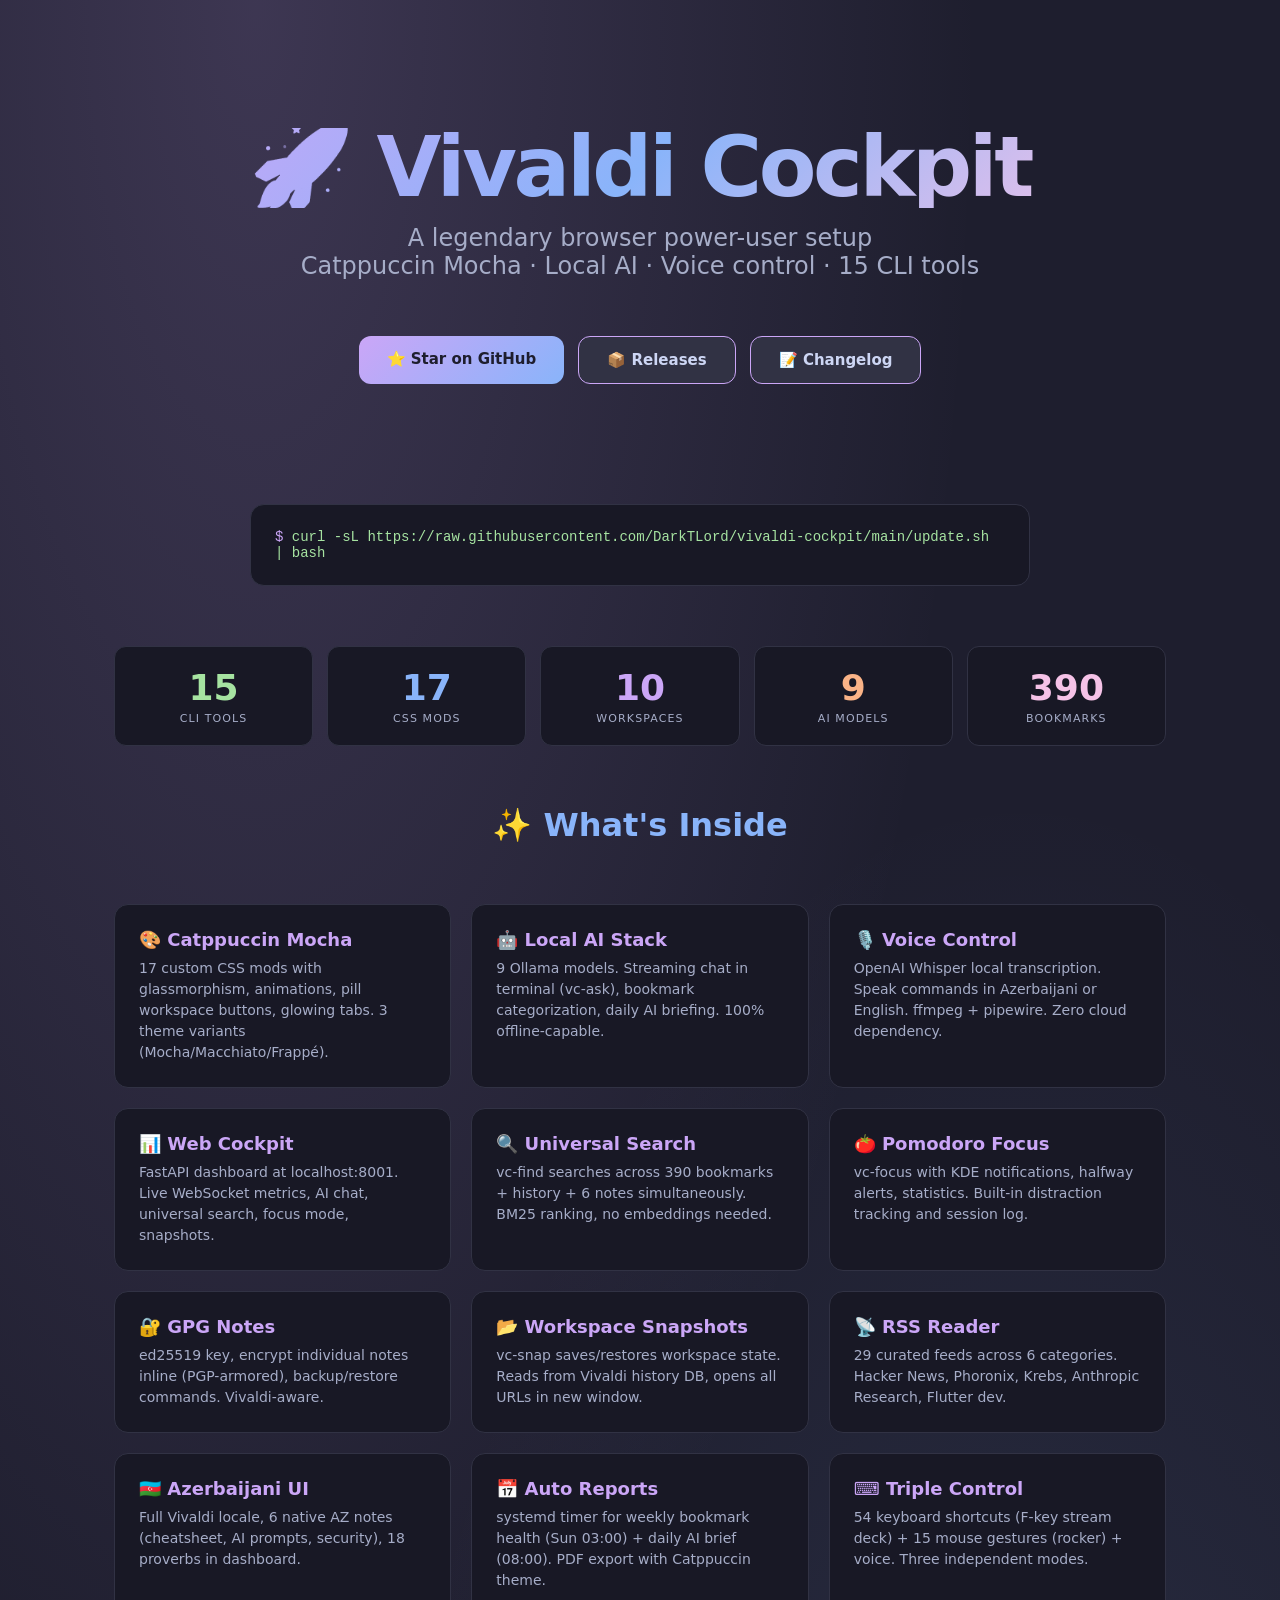
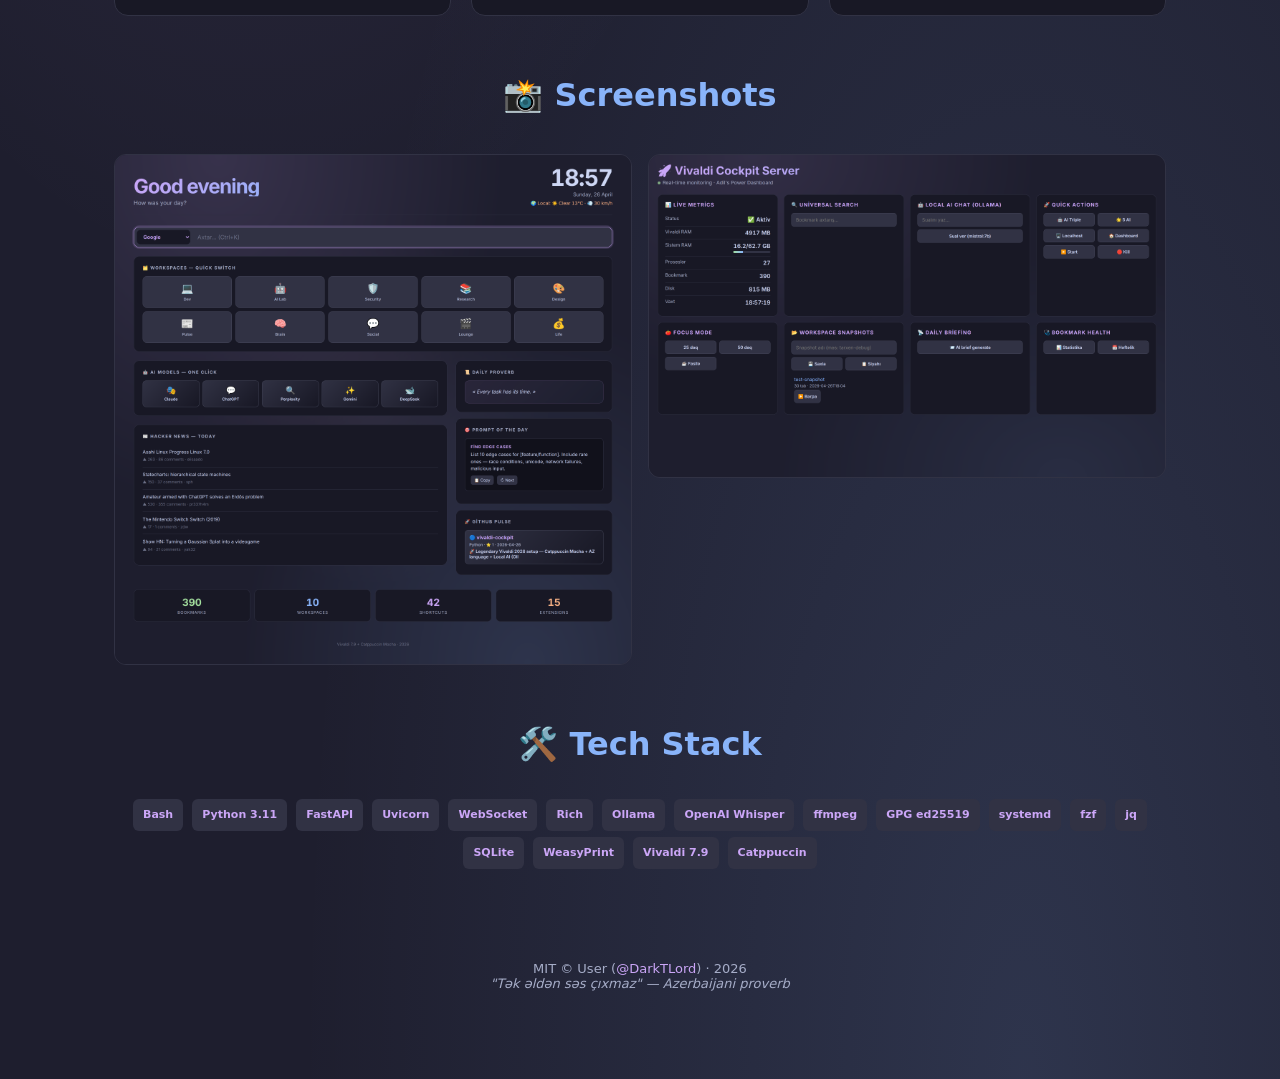
<file: docs/index.html>
<!DOCTYPE html>
<html lang="en"><head>
<meta charset="UTF-8"><meta name="viewport" content="width=device-width,initial-scale=1">
<title>Vivaldi Cockpit · User's Legendary 2026 Setup</title>
<meta name="description" content="Catppuccin Mocha + Local AI + Voice control + 15 CLI tools. Open-source Vivaldi power-user setup.">
<style>
:root{--base:#1e1e2e;--mantle:#181825;--surface0:#313244;--text:#cdd6f4;--subtext:#a6adc8;--mauve:#cba6f7;--blue:#89b4fa;--green:#a6e3a1;--peach:#fab387;--pink:#f5c2e7}
*{margin:0;padding:0;box-sizing:border-box;font-family:'Inter',system-ui,sans-serif}
body{background:var(--base);color:var(--text);min-height:100vh;background-image:radial-gradient(at 20% 0%,rgba(203,166,247,.18) 0,transparent 50%),radial-gradient(at 80% 100%,rgba(137,180,250,.15) 0,transparent 50%)}
.container{max-width:1100px;margin:0 auto;padding:48px 24px}
.hero{text-align:center;padding:80px 0 60px}
.hero h1{font-size:84px;font-weight:900;letter-spacing:-.04em;background:linear-gradient(135deg,#cba6f7,#89b4fa,#f5c2e7);-webkit-background-clip:text;background-clip:text;-webkit-text-fill-color:transparent;margin-bottom:16px;line-height:.95}
.hero .tagline{font-size:24px;color:var(--subtext);margin-bottom:32px;max-width:700px;margin-left:auto;margin-right:auto}
.cta{display:inline-flex;gap:14px;flex-wrap:wrap;justify-content:center;margin-top:24px}
.btn{padding:14px 28px;border-radius:12px;font-weight:700;text-decoration:none;transition:all .2s;font-size:15px}
.btn-primary{background:linear-gradient(135deg,var(--mauve),var(--blue));color:var(--base)}
.btn-primary:hover{transform:translateY(-2px);box-shadow:0 12px 24px rgba(203,166,247,.4)}
.btn-secondary{background:var(--surface0);color:var(--text);border:1px solid var(--mauve)}
.btn-secondary:hover{background:var(--mauve);color:var(--base)}
.install{background:var(--mantle);border:1px solid var(--surface0);border-radius:14px;padding:24px;margin:60px auto;max-width:780px;font-family:'JetBrains Mono','Fira Code',monospace;font-size:14px;color:var(--green);position:relative}
.install::before{content:'$ ';color:var(--mauve)}
.install-copy{position:absolute;top:14px;right:14px;background:var(--surface0);color:var(--text);border:none;border-radius:8px;padding:6px 12px;cursor:pointer;font-size:12px}
.features{display:grid;grid-template-columns:repeat(auto-fit,minmax(260px,1fr));gap:20px;margin:60px 0}
.feature{background:var(--mantle);border:1px solid var(--surface0);border-radius:14px;padding:24px;transition:all .2s}
.feature:hover{transform:translateY(-4px);border-color:var(--mauve)}
.feature h3{font-size:18px;color:var(--mauve);margin-bottom:8px;display:flex;align-items:center;gap:8px}
.feature p{color:var(--subtext);font-size:14px;line-height:1.5}
h2{font-size:32px;text-align:center;margin:60px 0 32px;color:var(--blue)}
.stats{display:grid;grid-template-columns:repeat(auto-fit,minmax(140px,1fr));gap:14px;margin:40px 0}
.stat{background:var(--mantle);border:1px solid var(--surface0);border-radius:12px;padding:20px;text-align:center}
.stat .num{font-size:36px;font-weight:800;color:var(--green);font-variant-numeric:tabular-nums}
.stat .lbl{font-size:11px;color:var(--subtext);text-transform:uppercase;letter-spacing:.1em;margin-top:4px}
.stat:nth-child(2) .num{color:var(--blue)}
.stat:nth-child(3) .num{color:var(--mauve)}
.stat:nth-child(4) .num{color:var(--peach)}
.stat:nth-child(5) .num{color:var(--pink)}
.screenshots{display:grid;grid-template-columns:repeat(auto-fit,minmax(300px,1fr));gap:16px;margin:40px 0}
.screenshots img{width:100%;border-radius:12px;border:1px solid var(--surface0);transition:all .2s}
.screenshots img:hover{transform:scale(1.02);border-color:var(--mauve)}
.footer{text-align:center;padding:60px 0 40px;color:var(--subtext);font-size:13px}
.footer a{color:var(--mauve);text-decoration:none}
.tag{display:inline-block;background:var(--surface0);color:var(--mauve);padding:4px 10px;border-radius:6px;font-size:11px;margin:2px;font-weight:600}
@media(max-width:768px){.hero h1{font-size:48px}.hero .tagline{font-size:18px}}
</style>
</head><body>
<div class="container">

<div class="hero">
<h1>🚀 Vivaldi Cockpit</h1>
<div class="tagline">A legendary browser power-user setup<br>Catppuccin Mocha · Local AI · Voice control · 15 CLI tools</div>
<div class="cta">
<a class="btn btn-primary" href="https://github.com/DarkTLord/vivaldi-cockpit">⭐ Star on GitHub</a>
<a class="btn btn-secondary" href="https://github.com/DarkTLord/vivaldi-cockpit/releases">📦 Releases</a>
<a class="btn btn-secondary" href="https://github.com/DarkTLord/vivaldi-cockpit/blob/main/CHANGELOG.md">📝 Changelog</a>
</div>
</div>

<div class="install">
curl -sL https://raw.githubusercontent.com/DarkTLord/vivaldi-cockpit/main/update.sh | bash
</div>

<div class="stats">
<div class="stat"><div class="num">15</div><div class="lbl">CLI Tools</div></div>
<div class="stat"><div class="num">17</div><div class="lbl">CSS Mods</div></div>
<div class="stat"><div class="num">10</div><div class="lbl">Workspaces</div></div>
<div class="stat"><div class="num">9</div><div class="lbl">AI Models</div></div>
<div class="stat"><div class="num">390</div><div class="lbl">Bookmarks</div></div>
</div>

<h2>✨ What's Inside</h2>
<div class="features">
<div class="feature"><h3>🎨 Catppuccin Mocha</h3><p>17 custom CSS mods with glassmorphism, animations, pill workspace buttons, glowing tabs. 3 theme variants (Mocha/Macchiato/Frappé).</p></div>
<div class="feature"><h3>🤖 Local AI Stack</h3><p>9 Ollama models. Streaming chat in terminal (vc-ask), bookmark categorization, daily AI briefing. 100% offline-capable.</p></div>
<div class="feature"><h3>🎙️ Voice Control</h3><p>OpenAI Whisper local transcription. Speak commands in Azerbaijani or English. ffmpeg + pipewire. Zero cloud dependency.</p></div>
<div class="feature"><h3>📊 Web Cockpit</h3><p>FastAPI dashboard at localhost:8001. Live WebSocket metrics, AI chat, universal search, focus mode, snapshots.</p></div>
<div class="feature"><h3>🔍 Universal Search</h3><p>vc-find searches across 390 bookmarks + history + 6 notes simultaneously. BM25 ranking, no embeddings needed.</p></div>
<div class="feature"><h3>🍅 Pomodoro Focus</h3><p>vc-focus with KDE notifications, halfway alerts, statistics. Built-in distraction tracking and session log.</p></div>
<div class="feature"><h3>🔐 GPG Notes</h3><p>ed25519 key, encrypt individual notes inline (PGP-armored), backup/restore commands. Vivaldi-aware.</p></div>
<div class="feature"><h3>📂 Workspace Snapshots</h3><p>vc-snap saves/restores workspace state. Reads from Vivaldi history DB, opens all URLs in new window.</p></div>
<div class="feature"><h3>📡 RSS Reader</h3><p>29 curated feeds across 6 categories. Hacker News, Phoronix, Krebs, Anthropic Research, Flutter dev.</p></div>
<div class="feature"><h3>🇦🇿 Azerbaijani UI</h3><p>Full Vivaldi locale, 6 native AZ notes (cheatsheet, AI prompts, security), 18 proverbs in dashboard.</p></div>
<div class="feature"><h3>📅 Auto Reports</h3><p>systemd timer for weekly bookmark health (Sun 03:00) + daily AI brief (08:00). PDF export with Catppuccin theme.</p></div>
<div class="feature"><h3>⌨️ Triple Control</h3><p>54 keyboard shortcuts (F-key stream deck) + 15 mouse gestures (rocker) + voice. Three independent modes.</p></div>
</div>

<h2>📸 Screenshots</h2>
<div class="screenshots">
<img src="screenshots/01-dashboard.png" alt="Custom Dashboard">
<img src="screenshots/02-cockpit.png" alt="Cockpit Server">
</div>

<h2>🛠️ Tech Stack</h2>
<div style="text-align:center;line-height:2.2;margin:30px 0">
<span class="tag">Bash</span>
<span class="tag">Python 3.11</span>
<span class="tag">FastAPI</span>
<span class="tag">Uvicorn</span>
<span class="tag">WebSocket</span>
<span class="tag">Rich</span>
<span class="tag">Ollama</span>
<span class="tag">OpenAI Whisper</span>
<span class="tag">ffmpeg</span>
<span class="tag">GPG ed25519</span>
<span class="tag">systemd</span>
<span class="tag">fzf</span>
<span class="tag">jq</span>
<span class="tag">SQLite</span>
<span class="tag">WeasyPrint</span>
<span class="tag">Vivaldi 7.9</span>
<span class="tag">Catppuccin</span>
</div>

<div class="footer">
MIT © User (<a href="https://github.com/DarkTLord">@DarkTLord</a>) · 2026<br>
<em>"Tək əldən səs çıxmaz" — Azerbaijani proverb</em>
</div>

</div>
</body></html>
</file>
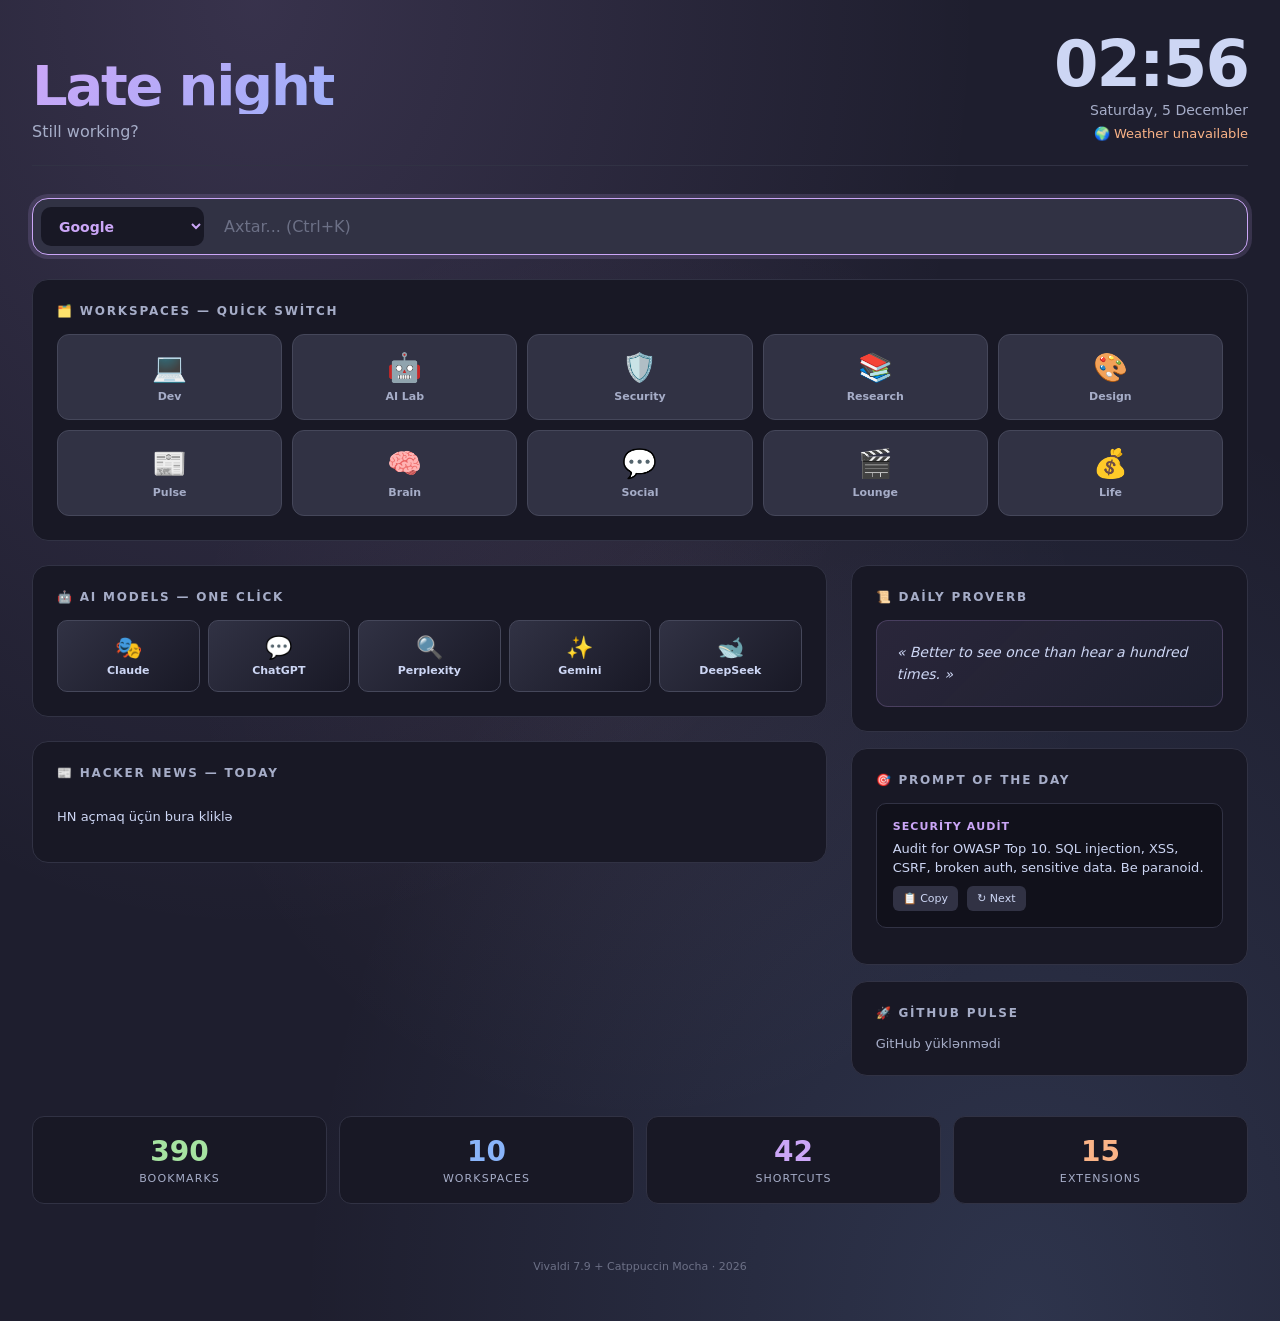
<file: vivaldi/dashboard/index.html>
<!DOCTYPE html>
<html lang="az">
<head>
<meta charset="UTF-8">
<meta name="viewport" content="width=device-width, initial-scale=1">
<title>My Cockpit</title>
<style>
:root{--base:#1e1e2e;--mantle:#181825;--crust:#11111b;--surface0:#313244;--surface1:#45475a;--surface2:#585b70;--text:#cdd6f4;--subtext:#a6adc8;--overlay:#6c7086;--pink:#f5c2e7;--mauve:#cba6f7;--red:#f38ba8;--peach:#fab387;--yellow:#f9e2af;--green:#a6e3a1;--teal:#94e2d5;--sky:#89dceb;--sapphire:#74c7ec;--blue:#89b4fa;--lavender:#b4befe}
*{margin:0;padding:0;box-sizing:border-box;font-family:'Inter','SF Pro Display',system-ui,sans-serif}
body{background:var(--base);color:var(--text);min-height:100vh;overflow-x:hidden;background-image:radial-gradient(at 20% 0%,rgba(203,166,247,.15) 0,transparent 50%),radial-gradient(at 80% 100%,rgba(137,180,250,.15) 0,transparent 50%),radial-gradient(at 50% 50%,rgba(245,194,231,.06) 0,transparent 50%)}
.container{max-width:1400px;margin:0 auto;padding:32px}
.hero{display:grid;grid-template-columns:1fr auto;gap:32px;align-items:end;margin-bottom:32px;padding-bottom:24px;border-bottom:1px solid var(--surface0)}
.greeting h1{font-size:56px;font-weight:800;letter-spacing:-.04em;line-height:1;background:linear-gradient(135deg,var(--mauve),var(--blue),var(--lavender));-webkit-background-clip:text;background-clip:text;-webkit-text-fill-color:transparent;margin-bottom:8px}
.greeting p{color:var(--subtext);font-size:16px}
.clock{text-align:right;font-variant-numeric:tabular-nums}
.clock .time{font-size:64px;font-weight:700;color:var(--text);letter-spacing:-.03em;line-height:1}
.clock .date{color:var(--subtext);margin-top:6px;font-size:14px}
.clock .weather{margin-top:8px;color:var(--peach);font-size:13px}
.search-bar{margin:24px 0;display:flex;gap:12px;background:var(--surface0);padding:8px;border-radius:16px;border:1px solid var(--surface1);transition:border .2s,box-shadow .2s}
.search-bar:focus-within{border-color:var(--mauve);box-shadow:0 0 0 4px rgba(203,166,247,.15)}
.search-bar select{background:var(--mantle);color:var(--mauve);border:none;border-radius:10px;padding:10px 14px;font-size:14px;font-weight:600;cursor:pointer;outline:none}
.search-bar input{flex:1;background:transparent;border:none;color:var(--text);font-size:16px;padding:10px 8px;outline:none}
.search-bar input::placeholder{color:var(--overlay)}
.grid{display:grid;grid-template-columns:2fr 1fr;gap:24px}
.section{background:var(--mantle);border:1px solid var(--surface0);border-radius:16px;padding:24px}
.section h2{font-size:12px;text-transform:uppercase;letter-spacing:.15em;color:var(--subtext);margin-bottom:16px;font-weight:700}
.workspaces{display:grid;grid-template-columns:repeat(5,1fr);gap:10px}
.ws-card{background:var(--surface0);border:1px solid var(--surface1);border-radius:12px;padding:16px 12px;text-align:center;cursor:pointer;text-decoration:none;color:var(--text);transition:all .2s;display:flex;flex-direction:column;align-items:center;gap:6px}
.ws-card:hover{background:var(--surface1);border-color:var(--mauve);transform:translateY(-2px);box-shadow:0 8px 16px rgba(0,0,0,.2)}
.ws-card .emoji{font-size:28px}
.ws-card .name{font-size:11px;color:var(--subtext);font-weight:600}
.ai-grid{display:grid;grid-template-columns:repeat(5,1fr);gap:8px}
.ai-btn{background:linear-gradient(135deg,var(--surface0),var(--mantle));border:1px solid var(--surface1);border-radius:10px;padding:14px 8px;text-align:center;text-decoration:none;color:var(--text);font-size:11px;font-weight:600;cursor:pointer;transition:all .2s;display:block}
.ai-btn:hover{transform:translateY(-2px);border-color:var(--blue)}
.ai-btn .icon{font-size:22px;display:block;margin-bottom:4px}
.widget{margin-bottom:16px}
.proverb{background:linear-gradient(135deg,rgba(203,166,247,.1),rgba(137,180,250,.05));border:1px solid rgba(203,166,247,.2);padding:20px;border-radius:12px;font-style:italic;color:var(--text);font-size:14px;line-height:1.6}
.prompt-card{background:var(--crust);padding:16px;border-radius:10px;border:1px solid var(--surface0);margin-bottom:12px}
.prompt-card .label{font-size:11px;color:var(--mauve);text-transform:uppercase;letter-spacing:.1em;font-weight:700;margin-bottom:6px}
.prompt-card .text{color:var(--text);font-size:13px;line-height:1.5}
.prompt-card button{background:var(--surface0);color:var(--text);border:none;padding:6px 10px;border-radius:6px;font-size:11px;margin:8px 4px 0 0;cursor:pointer;transition:background .2s}
.prompt-card button:hover{background:var(--mauve);color:var(--base)}
.hn-list{list-style:none}
.hn-item{padding:12px 0;border-bottom:1px solid var(--surface0)}
.hn-item:last-child{border-bottom:none}
.hn-item a{color:var(--text);text-decoration:none;font-size:13px;line-height:1.4;display:block}
.hn-item a:hover{color:var(--peach)}
.hn-item .meta{color:var(--overlay);font-size:11px;margin-top:4px}
.stats{display:grid;grid-template-columns:repeat(4,1fr);gap:12px;margin-top:24px}
.stat{background:var(--mantle);border:1px solid var(--surface0);border-radius:12px;padding:18px;text-align:center}
.stat .value{font-size:28px;font-weight:700;color:var(--green);font-variant-numeric:tabular-nums}
.stat .label{font-size:11px;color:var(--subtext);text-transform:uppercase;letter-spacing:.1em;margin-top:4px}
.stat:nth-child(2) .value{color:var(--blue)}
.stat:nth-child(3) .value{color:var(--mauve)}
.stat:nth-child(4) .value{color:var(--peach)}
.footer{margin-top:40px;text-align:center;color:var(--overlay);font-size:11px;padding:16px}
.footer a{color:var(--mauve);text-decoration:none}
@media(max-width:1024px){.grid{grid-template-columns:1fr}.workspaces{grid-template-columns:repeat(5,1fr)}.ai-grid{grid-template-columns:repeat(3,1fr)}}
</style>
</head>
<body>
<div class="container">
<div class="hero">
<div class="greeting"><h1 id="greeting">Welcome back</h1><p id="subgreeting">What shall we build today?</p></div>
<div class="clock"><div class="time" id="time">--:--</div><div class="date" id="date">—</div><div class="weather" id="weather">Loading weather...</div></div>
</div>
<div class="search-bar">
<select id="engine">
<option value="https://www.google.com/search?q=">Google</option>
<option value="https://duckduckgo.com/?q=">DuckDuckGo</option>
<option value="https://www.perplexity.ai/?q=">Perplexity</option>
<option value="https://github.com/search?q=">GitHub</option>
<option value="https://context7.com/search?q=">Context7</option>
<option value="https://www.npmjs.com/search?q=">npm</option>
<option value="https://pub.dev/packages?q=">pub.dev</option>
<option value="https://stackoverflow.com/search?q=">StackOverflow</option>
<option value="https://wiki.archlinux.org/index.php?search=">Arch Wiki</option>
<option value="https://www.youtube.com/results?search_query=">YouTube</option>
</select>
<input id="searchInput" placeholder="Axtar... (Ctrl+K)" autofocus>
</div>
<div class="section" style="margin-bottom:24px"><h2>🗂️ Workspaces — Quick Switch</h2>
<div class="workspaces" id="ws-grid"></div>
</div>
<div class="grid">
<div>
<div class="section" style="margin-bottom:24px"><h2>🤖 AI Models — One Click</h2>
<div class="ai-grid" id="ai-grid"></div>
</div>
<div class="section"><h2>📰 Hacker News — Today</h2>
<ul class="hn-list" id="hn-list"><li class="hn-item"><a>Loading...</a></li></ul>
</div>
</div>
<div>
<div class="widget"><div class="section"><h2>📜 Daily Proverb</h2>
<div class="proverb" id="proverb">Loading...</div></div></div>
<div class="widget"><div class="section"><h2>🎯 Prompt of the Day</h2>
<div class="prompt-card">
<div class="label" id="prompt-label">Code Review</div>
<div class="text" id="prompt-text">...</div>
<button id="btn-copy">📋 Copy</button>
<button id="btn-next">↻ Next</button>
</div></div></div>
<div class="widget"><div class="section"><h2>🚀 GitHub Pulse</h2>
<div id="ghpulse" style="font-size:13px;color:var(--subtext)">Loading...</div>
</div></div>
</div>
</div>
<div class="stats">
<div class="stat"><div class="value">390</div><div class="label">BOOKMARKS</div></div>
<div class="stat"><div class="value">10</div><div class="label">WORKSPACES</div></div>
<div class="stat"><div class="value">42</div><div class="label">SHORTCUTS</div></div>
<div class="stat"><div class="value">15</div><div class="label">EXTENSIONS</div></div>
</div>
<div class="footer">Vivaldi 7.9 + Catppuccin Mocha · 2026
</div>
<script>
const $ = id => document.getElementById(id);

// ═══ CLOCK ═══
const days = ['Sunday','Monday','Tuesday','Wednesday','Thursday','Friday','Saturday'];
const months = ['January','February','March','April','May','June','July','August','September','October','November','December'];
function tick(){
  const d = new Date();
  $('time').textContent = String(d.getHours()).padStart(2,'0') + ':' + String(d.getMinutes()).padStart(2,'0');
  $('date').textContent = days[d.getDay()] + ', ' + d.getDate() + ' ' + months[d.getMonth()];
}
tick(); setInterval(tick, 30000);

// ═══ GREETING ═══
const h = new Date().getHours();
let g='Welcome back', sg='What shall we build today?';
if(h<6){g='Late night';sg='Still working?';}
else if(h<12){g='Good morning';sg='What shall we build today?';}
else if(h<17){g='Welcome back';sg='Hope your day is going well';}
else if(h<22){g='Good evening';sg='How was your day?';}
else{g='Good night';sg='Time to wind down';}
$('greeting').textContent = g;
$('subgreeting').textContent = sg;

// ═══ HAVA (open-meteo — clean JSON, no HTML pollution) ═══
const wmoMap = {
  0:'☀️ Clear',1:'🌤️ Mostly clear',2:'⛅ Cloudy',3:'☁️ Overcast',
  45:'🌫️ Foggy',48:'🌫️ Foggy',
  51:'🌦️ Drizzle',53:'🌦️ Drizzle',55:'🌦️ Heavy drizzle',
  61:'🌧️ Light rain',63:'🌧️ Rain',65:'🌧️ Heavy rain',
  71:'🌨️ Light snow',73:'🌨️ Snow',75:'❄️ Heavy snow',
  77:'🌨️ Snow grains',
  80:'🌦️ Showers',81:'🌧️ Showers',82:'⛈️ Heavy showers',
  85:'🌨️ Snow showers',86:'❄️ Heavy snow showers',
  95:'⛈️ Thunderstorm',96:'⛈️ Thunderstorm + hail',99:'⛈️ Severe thunderstorm'
};
fetch('https://api.open-meteo.com/v1/forecast?latitude=40.4093&longitude=49.8671&current=temperature_2m,wind_speed_10m,weather_code&timezone=Asia/Baku')
  .then(r=>r.json())
  .then(d=>{
    const c = d.current;
    const desc = wmoMap[c.weather_code] || '🌍';
    $('weather').textContent = `🌍 Local: ${desc} ${Math.round(c.temperature_2m)}°C · 💨 ${Math.round(c.wind_speed_10m)} km/h`;
  })
  .catch(()=>$('weather').textContent='🌍 Weather unavailable');

// ═══ SEARCH ═══
const si = $('searchInput');
si.addEventListener('keydown', e => {
  if(e.key==='Enter') location.href = $('engine').value + encodeURIComponent(si.value);
});
document.addEventListener('keydown', e => {
  if((e.ctrlKey||e.metaKey)&&e.key==='k'){e.preventDefault();si.focus();}
});

// ═══ WORKSPACES ═══
const ws = [
  {emoji:'💻',name:'Dev',url:'http://localhost:3000'},
  {emoji:'🤖',name:'AI Lab',url:'https://claude.ai'},
  {emoji:'🛡️',name:'Security',url:'https://www.shodan.io'},
  {emoji:'📚',name:'Research',url:'https://arxiv.org'},
  {emoji:'🎨',name:'Design',url:'https://www.figma.com'},
  {emoji:'📰',name:'Pulse',url:'https://news.ycombinator.com'},
  {emoji:'🧠',name:'Brain',url:'https://www.notion.so'},
  {emoji:'💬',name:'Social',url:'https://x.com/home'},
  {emoji:'🎬',name:'Lounge',url:'https://www.youtube.com'},
  {emoji:'💰',name:'Life',url:'https://maps.google.com'}
];
const wsGrid = $('ws-grid');
ws.forEach(w => {
  const a = document.createElement('a');
  a.className = 'ws-card';
  a.href = w.url;
  const e = document.createElement('span'); e.className='emoji'; e.textContent=w.emoji;
  const n = document.createElement('span'); n.className='name'; n.textContent=w.name;
  a.appendChild(e); a.appendChild(n);
  wsGrid.appendChild(a);
});

// ═══ AI BUTTONS ═══
const ai = [
  {icon:'🎭',name:'Claude',url:'https://claude.ai'},
  {icon:'💬',name:'ChatGPT',url:'https://chat.openai.com'},
  {icon:'🔍',name:'Perplexity',url:'https://www.perplexity.ai'},
  {icon:'✨',name:'Gemini',url:'https://gemini.google.com'},
  {icon:'🐋',name:'DeepSeek',url:'https://chat.deepseek.com'}
];
const aiGrid = $('ai-grid');
ai.forEach(a => {
  const btn = document.createElement('a');
  btn.className = 'ai-btn';
  btn.href = a.url;
  btn.target = '_blank';
  const ic = document.createElement('span'); ic.className='icon'; ic.textContent=a.icon;
  btn.appendChild(ic);
  btn.appendChild(document.createTextNode(a.name));
  aiGrid.appendChild(btn);
});

// ═══ HACKER NEWS (safe DOM) ═══
fetch('https://hacker-news.firebaseio.com/v0/topstories.json')
  .then(r=>r.json())
  .then(ids=>Promise.all(ids.slice(0,5).map(id=>
    fetch(`https://hacker-news.firebaseio.com/v0/item/${id}.json`).then(r=>r.json())
  )))
  .then(stories => {
    const list = $('hn-list');
    list.textContent = '';
    stories.forEach(s => {
      const li = document.createElement('li');
      li.className = 'hn-item';
      const a = document.createElement('a');
      a.href = s.url || ('https://news.ycombinator.com/item?id=' + s.id);
      a.target = '_blank';
      a.textContent = s.title;
      const meta = document.createElement('div');
      meta.className = 'meta';
      meta.textContent = `▲ ${s.score} · ${s.descendants||0} comments · ${s.by}`;
      a.appendChild(meta);
      li.appendChild(a);
      list.appendChild(li);
    });
  })
  .catch(() => {
    const list = $('hn-list');
    list.textContent = '';
    const li = document.createElement('li');
    li.className = 'hn-item';
    const a = document.createElement('a');
    a.href = 'https://news.ycombinator.com';
    a.textContent = 'HN açmaq üçün bura kliklə';
    li.appendChild(a);
    list.appendChild(li);
  });

// ═══ AZ PROVERBS ═══
const proverbs = [
  "A single hand cannot make a sound.",
  "Time is more valuable than gold.",
  "A good friend is more precious than silver.",
  "Patience is the key to success.",
  "Listen more, talk less.",
  "The first step is the hardest.",
  "Truth is bitter but valuable.",
  "Knowledge is the eternal wealth of humans.",
  "Every task has its time.",
  "Wisdom is in the head, not in age.",
  "He who hurries gets out of breath.",
  "The enemy is in the mind, not in strength.",
  "One look says a thousand words.",
  "Water finds its way through any crevice.",
  "He who sees the dog picks up the stone.",
  "Better to see once than hear a hundred times.",
  "Beauty in the world is worth the effort.",
  "The bitter truth is better than a sweet lie."
];
const dayIdx = Math.floor((new Date() - new Date(new Date().getFullYear(),0,0))/86400000) % proverbs.length;
$('proverb').textContent = '« ' + proverbs[dayIdx] + ' »';

// ═══ AI PROMPTS ═══
const prompts = [
  {label:"Code Review (Sərt)",text:"Review this code mercilessly. Find every bug, security flaw, performance issue, edge case. Be specific. No fluff."},
  {label:"Architecture Decision",text:"I'm building [feature]. Compare 3 approaches: [A], [B], [C]. For each: pros, cons, scaling, complexity. Pick one with reason."},
  {label:"Debug Mystery",text:"Debug this. Symptom: [X]. Expected: [Y]. Already tried: [Z]. Don't repeat what I tried. Find root cause."},
  {label:"Refactor",text:"Refactor for clarity, idiomaticity, testability. Don't add features. Preserve all behavior. Show diff."},
  {label:"Translate to AZ",text:"Translate to Azerbaijani. Keep technical terms in English where natural. Tone: friendly, direct."},
  {label:"Explain Like I'm 5",text:"Explain [concept] like I'm 5. Use analogies from everyday life. No jargon."},
  {label:"Find Edge Cases",text:"List 10 edge cases for [feature/function]. Include rare ones — race conditions, unicode, network failures, malicious input."},
  {label:"Optimize Performance",text:"Profile this code's bottleneck. Suggest 3 strategies. Include Big-O analysis. Real benchmarks if possible."},
  {label:"Security Audit",text:"Audit for OWASP Top 10. SQL injection, XSS, CSRF, broken auth, sensitive data. Be paranoid."},
  {label:"Write Tests",text:"Write unit tests covering happy path + edge cases + failure modes. 80%+ coverage. Use AAA pattern."}
];
let cur = Math.floor(Math.random()*prompts.length);
function show(){$('prompt-label').textContent=prompts[cur].label;$('prompt-text').textContent=prompts[cur].text;}
$('btn-next').addEventListener('click', () => { cur=(cur+1)%prompts.length; show(); });
$('btn-copy').addEventListener('click', () => {
  navigator.clipboard.writeText(prompts[cur].text);
  const b=$('btn-copy');const o=b.textContent;b.textContent='✓ Kopyalandı';setTimeout(()=>b.textContent=o,1500);
});
show();

// ═══ GitHub Project Pulse ═══
async function ghPulse(){
  try{
    const r = await fetch('https://api.github.com/users/DarkTLord/repos?sort=pushed&per_page=4');
    const repos = await r.json();
    const c = document.getElementById('ghpulse'); if(!c) return;
    c.textContent = '';
    if(!Array.isArray(repos)){c.textContent='GitHub API rate limit'; return;}
    for(const repo of repos){
      const card = document.createElement('a');
      card.className = 'ai-btn';
      card.href = repo.html_url; card.target = '_blank';
      card.style.cssText = 'text-align:left;padding:12px;margin-bottom:6px;display:block';
      const name = document.createElement('div');
      name.style.color = 'var(--mauve)';
      name.style.fontSize = '14px';
      name.style.fontWeight = '700';
      name.textContent = '🔵 ' + repo.name;
      card.appendChild(name);
      const meta = document.createElement('div');
      meta.style.fontSize = '11px';
      meta.style.color = 'var(--subtext)';
      meta.style.marginTop = '4px';
      const lang = repo.language || '?';
      const stars = repo.stargazers_count || 0;
      const updated = new Date(repo.pushed_at).toLocaleDateString('az');
      meta.textContent = `${lang} · ⭐ ${stars} · ${updated}`;
      card.appendChild(meta);
      if(repo.description){
        const desc = document.createElement('div');
        desc.style.fontSize = '12px';
        desc.style.color = 'var(--text)';
        desc.style.marginTop = '4px';
        desc.textContent = repo.description.slice(0,80);
        card.appendChild(desc);
      }
      c.appendChild(card);
    }
  }catch(e){
    const c = document.getElementById('ghpulse');
    if(c) c.textContent = 'GitHub yüklənmədi';
  }
}
ghPulse();

</script>
</body>
</html>
</file>
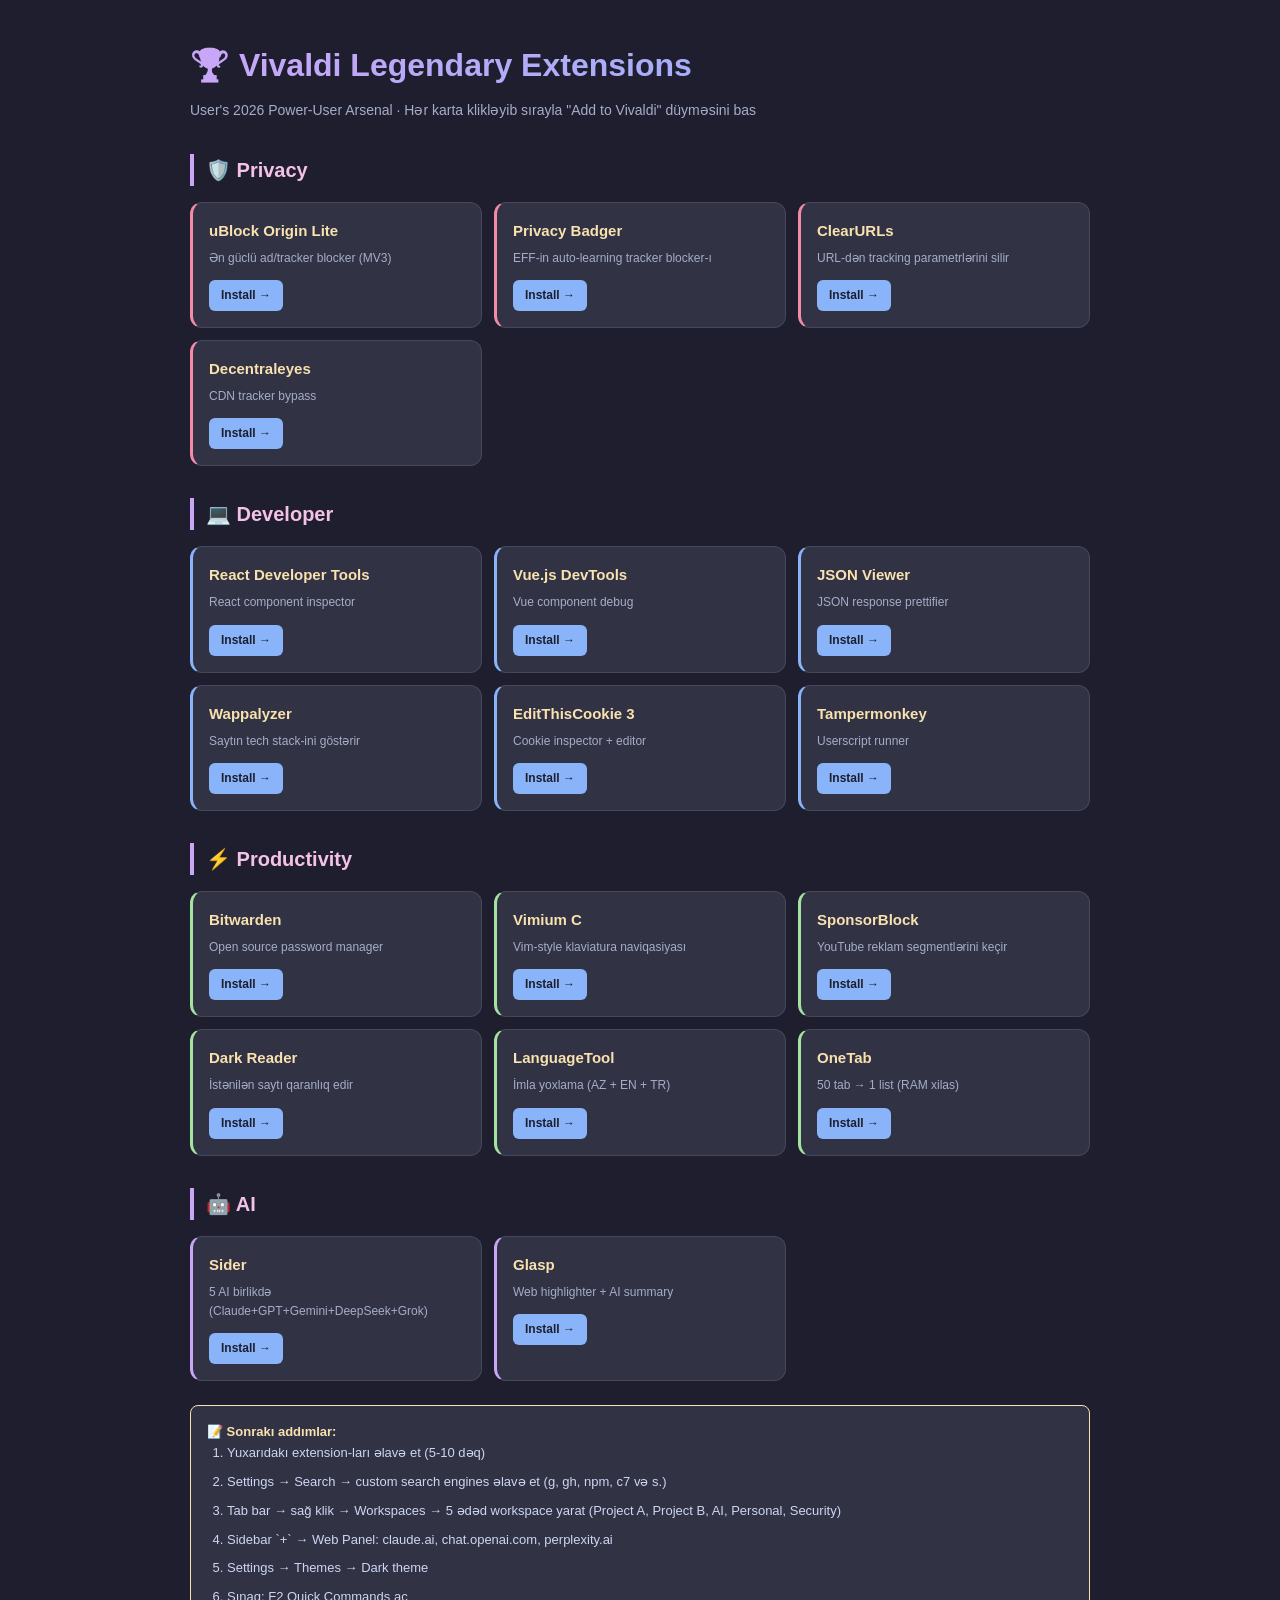
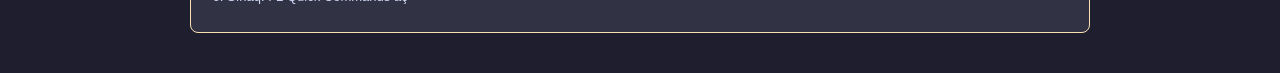
<file: docs/vivaldi-extensions-install.html>
<!DOCTYPE html>
<html lang="az">
<head>
<meta charset="UTF-8">
<title>Vivaldi Legendary Extensions — User</title>
<style>
*{box-sizing:border-box;margin:0;padding:0;font-family:-apple-system,BlinkMacSystemFont,'Segoe UI',sans-serif}
body{background:#1e1e2e;color:#cdd6f4;padding:40px 20px;line-height:1.6}
.container{max-width:900px;margin:0 auto}
h1{font-size:32px;margin-bottom:8px;background:linear-gradient(135deg,#cba6f7,#89b4fa);-webkit-background-clip:text;-webkit-text-fill-color:transparent;background-clip:text}
.sub{color:#a6adc8;margin-bottom:32px;font-size:14px}
h2{margin-top:32px;margin-bottom:16px;color:#f5c2e7;font-size:20px;border-left:4px solid #cba6f7;padding-left:12px}
.grid{display:grid;grid-template-columns:repeat(auto-fill,minmax(280px,1fr));gap:12px}
.card{background:#313244;border-radius:12px;padding:16px;border:1px solid #45475a;transition:all .2s}
.card:hover{transform:translateY(-2px);border-color:#cba6f7;box-shadow:0 8px 24px rgba(203,166,247,.15)}
.card h3{font-size:15px;color:#f9e2af;margin-bottom:6px}
.card p{font-size:12px;color:#a6adc8;margin-bottom:12px}
.card a{display:inline-block;background:#89b4fa;color:#1e1e2e;text-decoration:none;padding:6px 12px;border-radius:6px;font-size:12px;font-weight:600}
.card a:hover{background:#cba6f7}
.tag{display:inline-block;background:#45475a;color:#cdd6f4;padding:2px 8px;border-radius:4px;font-size:10px;margin-right:4px}
.privacy{border-left:3px solid #f38ba8}
.dev{border-left:3px solid #89b4fa}
.prod{border-left:3px solid #a6e3a1}
.ai{border-left:3px solid #cba6f7}
.note{background:#313244;border:1px solid #f9e2af;border-radius:8px;padding:16px;margin-top:24px;font-size:13px}
.note strong{color:#f9e2af}
ol{margin-left:20px;color:#cdd6f4}
ol li{margin-bottom:8px}
</style>
</head>
<body>
<div class="container">
<h1>🏆 Vivaldi Legendary Extensions</h1>
<p class="sub">User's 2026 Power-User Arsenal · Hər karta klikləyib sırayla "Add to Vivaldi" düyməsini bas</p>

<h2>🛡️ Privacy</h2>
<div class="grid">
  <div class="card privacy"><h3>uBlock Origin Lite</h3><p>Ən güclü ad/tracker blocker (MV3)</p><a href="https://chromewebstore.google.com/detail/ublock-origin-lite/ddkjiahejlhfcafbddmgiahcphecmpfh" target="_blank">Install →</a></div>
  <div class="card privacy"><h3>Privacy Badger</h3><p>EFF-in auto-learning tracker blocker-ı</p><a href="https://chromewebstore.google.com/detail/privacy-badger/pkehgijcmpdhfbdbbnkijodmdjhbjlgp" target="_blank">Install →</a></div>
  <div class="card privacy"><h3>ClearURLs</h3><p>URL-dən tracking parametrlərini silir</p><a href="https://chromewebstore.google.com/detail/clearurls/lckanjgmijmafbedllaakclkaicjfmnk" target="_blank">Install →</a></div>
  <div class="card privacy"><h3>Decentraleyes</h3><p>CDN tracker bypass</p><a href="https://chromewebstore.google.com/detail/decentraleyes/ldpochfccmkkmhdbclfhpagapcfdljkj" target="_blank">Install →</a></div>
</div>

<h2>💻 Developer</h2>
<div class="grid">
  <div class="card dev"><h3>React Developer Tools</h3><p>React component inspector</p><a href="https://chromewebstore.google.com/detail/react-developer-tools/fmkadmapgofadopljbjfkapdkoienihi" target="_blank">Install →</a></div>
  <div class="card dev"><h3>Vue.js DevTools</h3><p>Vue component debug</p><a href="https://chromewebstore.google.com/detail/vuejs-devtools/nhdogjmejiglipccpnnnanhbledajbpd" target="_blank">Install →</a></div>
  <div class="card dev"><h3>JSON Viewer</h3><p>JSON response prettifier</p><a href="https://chromewebstore.google.com/detail/json-viewer/gbmdgpbipfallnflgajpaliibnhdgobh" target="_blank">Install →</a></div>
  <div class="card dev"><h3>Wappalyzer</h3><p>Saytın tech stack-ini göstərir</p><a href="https://chromewebstore.google.com/detail/wappalyzer-technology-pro/gppongmhjkpfnbhagpmjfkannfbllamg" target="_blank">Install →</a></div>
  <div class="card dev"><h3>EditThisCookie 3</h3><p>Cookie inspector + editor</p><a href="https://chromewebstore.google.com/detail/editthiscookie-v3/ojfebgpkimhlhcblbalbfjblapadhbol" target="_blank">Install →</a></div>
  <div class="card dev"><h3>Tampermonkey</h3><p>Userscript runner</p><a href="https://chromewebstore.google.com/detail/tampermonkey/dhdgffkkebhmkfjojejmpbldmpobfkfo" target="_blank">Install →</a></div>
</div>

<h2>⚡ Productivity</h2>
<div class="grid">
  <div class="card prod"><h3>Bitwarden</h3><p>Open source password manager</p><a href="https://chromewebstore.google.com/detail/bitwarden-password-manage/nngceckbapebfimnlniiiahkandclblb" target="_blank">Install →</a></div>
  <div class="card prod"><h3>Vimium C</h3><p>Vim-style klaviatura naviqasiyası</p><a href="https://chromewebstore.google.com/detail/vimium-c-all-by-keyboard/hfjbmagddngcpeloejdejnfgbamkjaen" target="_blank">Install →</a></div>
  <div class="card prod"><h3>SponsorBlock</h3><p>YouTube reklam segmentlərini keçir</p><a href="https://chromewebstore.google.com/detail/sponsorblock-for-youtube/mnjggcdmjocbbbhaepdhchncahnbgone" target="_blank">Install →</a></div>
  <div class="card prod"><h3>Dark Reader</h3><p>İstənilən saytı qaranlıq edir</p><a href="https://chromewebstore.google.com/detail/dark-reader/eimadpbcbfnmbkopoojfekhnkhdbieeh" target="_blank">Install →</a></div>
  <div class="card prod"><h3>LanguageTool</h3><p>İmla yoxlama (AZ + EN + TR)</p><a href="https://chromewebstore.google.com/detail/languagetool-grammar-and/oldceeleldhonbafppcapldpdifcinji" target="_blank">Install →</a></div>
  <div class="card prod"><h3>OneTab</h3><p>50 tab → 1 list (RAM xilas)</p><a href="https://chromewebstore.google.com/detail/onetab/chphlpgkkbolifaimnlloiipkdnihall" target="_blank">Install →</a></div>
</div>

<h2>🤖 AI</h2>
<div class="grid">
  <div class="card ai"><h3>Sider</h3><p>5 AI birlikdə (Claude+GPT+Gemini+DeepSeek+Grok)</p><a href="https://chromewebstore.google.com/detail/sider-chatgpt-sidebar-+-g/difoiogjjojoaoomphldepapgpbgkhkb" target="_blank">Install →</a></div>
  <div class="card ai"><h3>Glasp</h3><p>Web highlighter + AI summary</p><a href="https://chromewebstore.google.com/detail/glasp-social-web-highligh/blnieiiffboillknjnepogjhkgnoapac" target="_blank">Install →</a></div>
</div>

<div class="note">
<strong>📝 Sonrakı addımlar:</strong>
<ol>
<li>Yuxarıdakı extension-ları əlavə et (5-10 dəq)</li>
<li>Settings → Search → custom search engines əlavə et (g, gh, npm, c7 və s.)</li>
<li>Tab bar → sağ klik → Workspaces → 5 ədəd workspace yarat (Project A, Project B, AI, Personal, Security)</li>
<li>Sidebar `+` → Web Panel: claude.ai, chat.openai.com, perplexity.ai</li>
<li>Settings → Themes → Dark theme</li>
<li>Sınaq: <code>F2</code> Quick Commands aç</li>
</ol>
</div>

</div>
</body>
</html>
</file>
